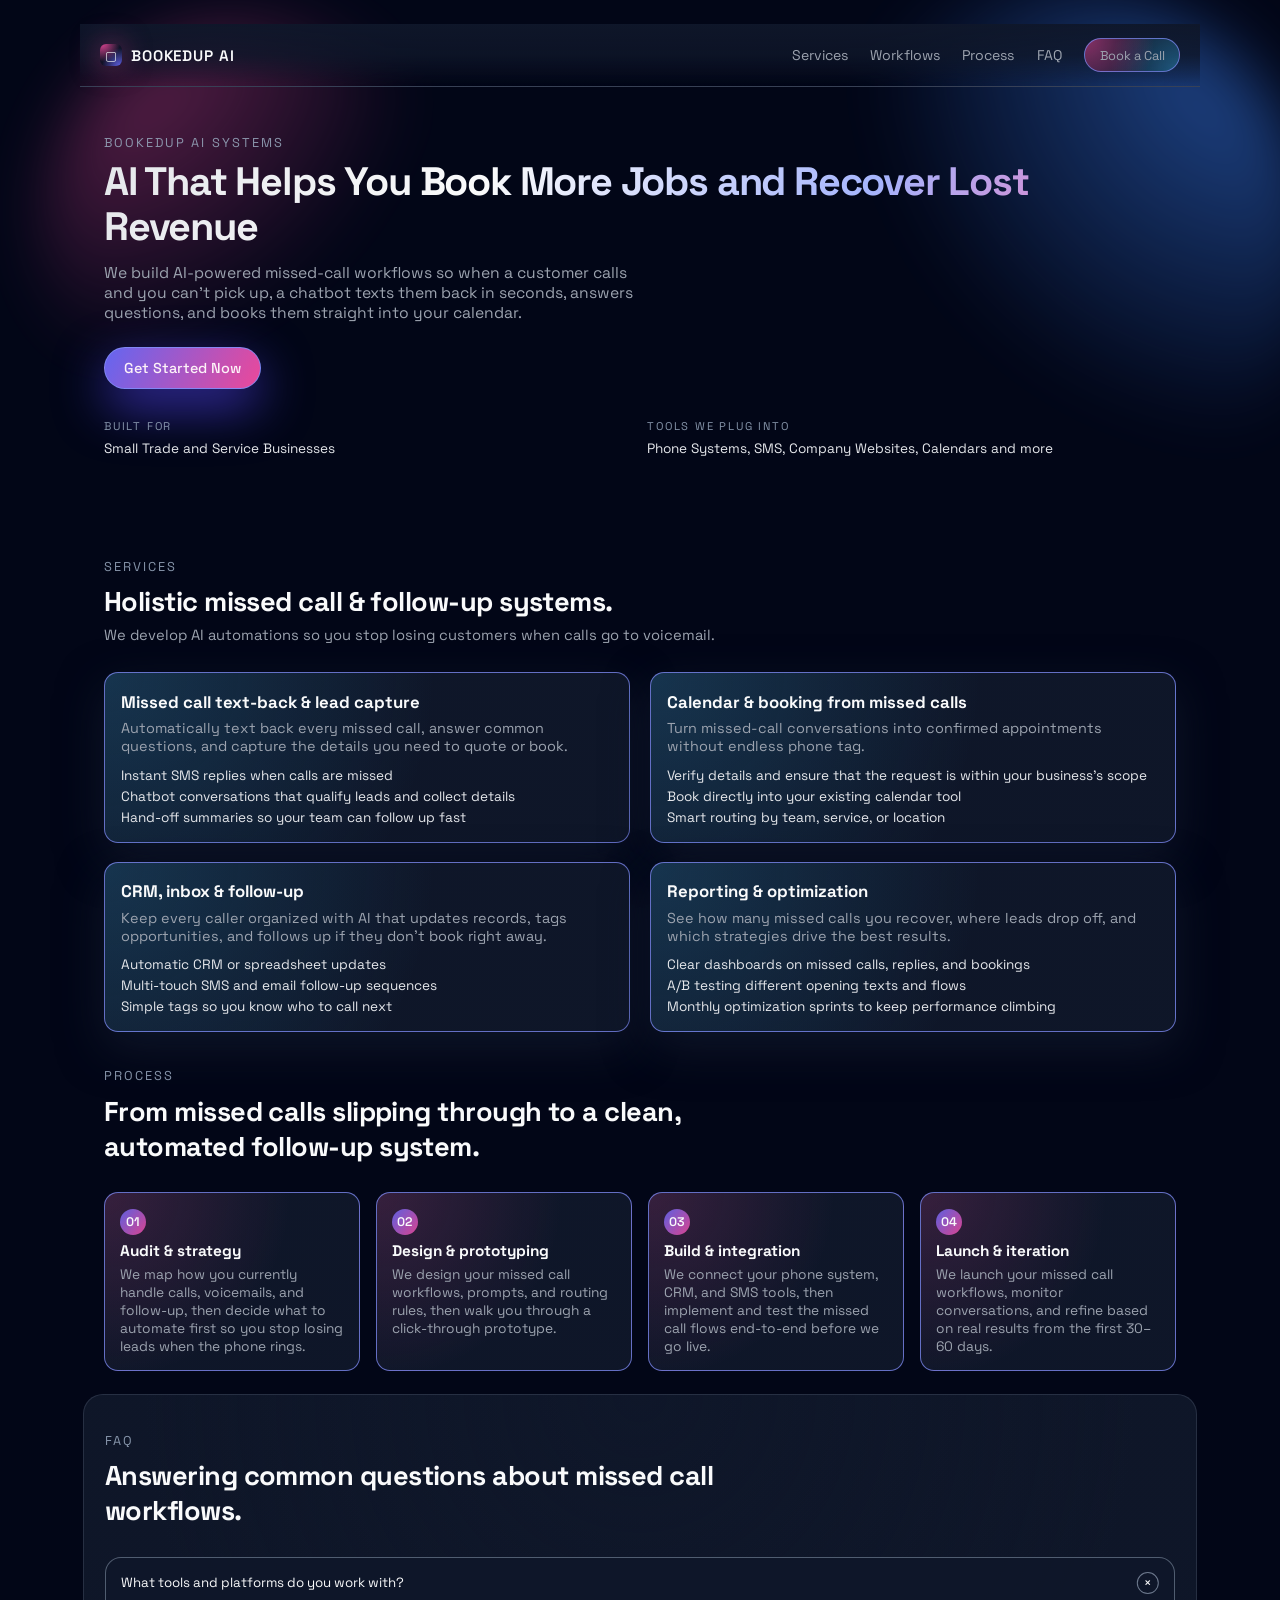
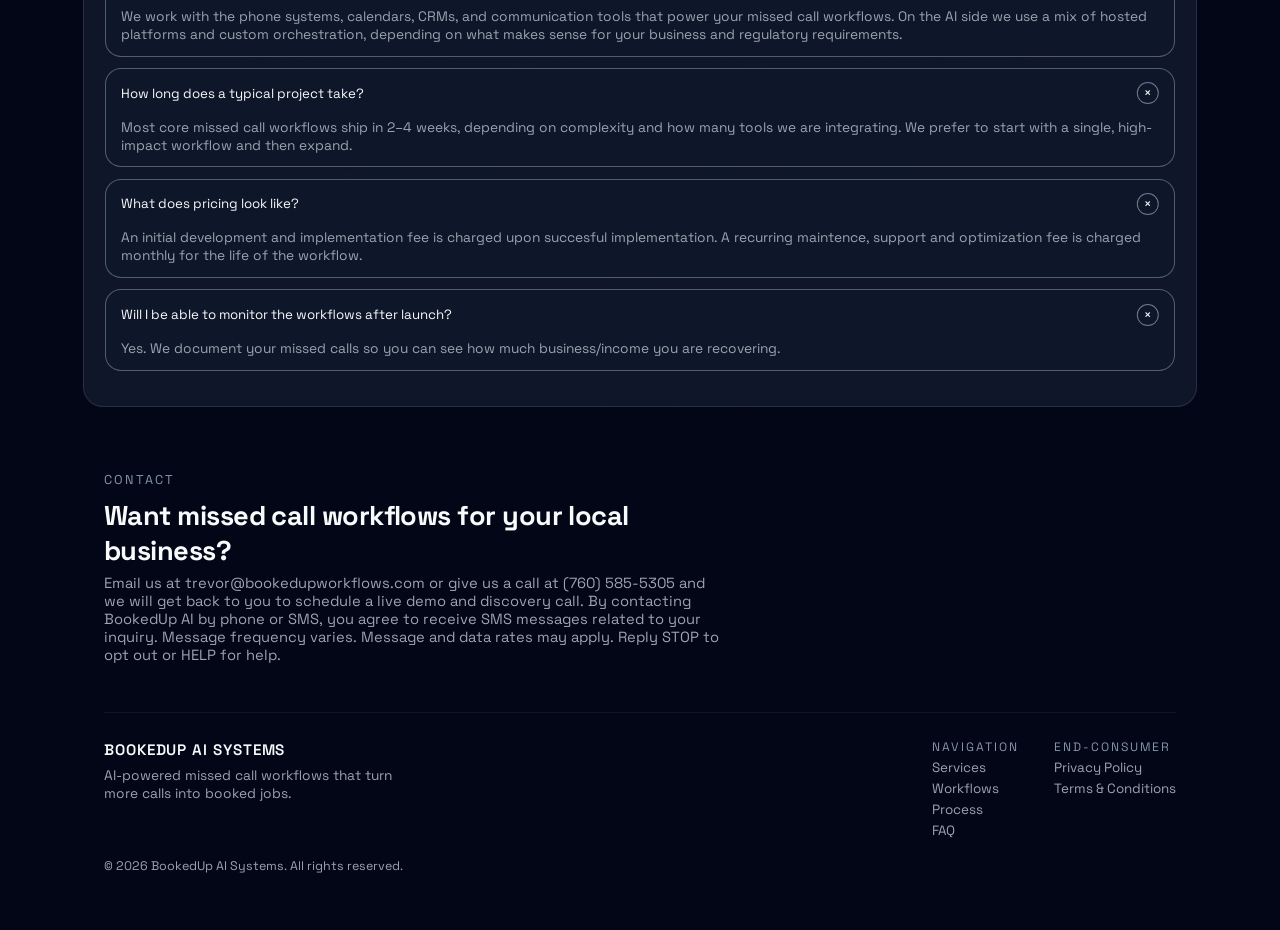
<file: index.html>
<!DOCTYPE html>
<html lang="en">
<head>
  <meta charset="UTF-8">
  <title>BookedUp AI Systems | Missed Call Automations for Small Businesses</title>
  <meta name="viewport" content="width=device-width, initial-scale=1.0">
  <meta name="description" content="BookedUp AI Systems builds missed call automations for small businesses. When you miss a call, an AI chatbot texts back in seconds, answers questions, and books the job so you never lose another lead to voicemail.">
  <link rel="preconnect" href="https://fonts.googleapis.com">
  <link rel="preconnect" href="https://fonts.gstatic.com" crossorigin>
  <link href="https://fonts.googleapis.com/css2?family=Space+Grotesk:wght@400;500;600;700&display=swap" rel="stylesheet">
  <link rel="stylesheet" href="styles.css">
  <script src="script.js" defer></script>
</head>
<body>
  <div class="page">
    <header class="site-header">
      <div class="logo">
        <span class="logo-mark">▢</span>
        <span class="logo-text">BookedUp AI</span>
      </div>
      <nav class="site-nav">
        <a href="#services">Services</a>
        <a href="#workflows">Workflows</a>
        <a href="#process">Process</a>
        <a href="#faq">FAQ</a>
        <a href="#contact" class="nav-cta">Book a Call</a>
      </nav>
    </header>

    <main>
      <section class="hero" id="top">
        <div class="hero-bg-orbit orbit-1"></div>
        <div class="hero-bg-orbit orbit-2"></div>
        <div class="hero-content" data-reveal>
          <p class="eyebrow">BookedUp AI Systems</p>
          <h1>AI That Helps You Book More Jobs and Recover Lost Revenue</h1>
          <p class="hero-subtitle">
            We build AI-powered missed-call workflows so when a customer calls and you can't pick up, a chatbot texts them back in seconds, answers questions, and books them straight into your calendar.
          </p>
          <div class="hero-actions">
            <a href="#contact" class="btn primary">Get Started Now</a>
          </div>
          <div class="hero-meta">
            <div>
              <span class="meta-label">Built for</span>
              <span class="meta-value">Small Trade and Service Businesses</span>
            </div>
            <div>
              <span class="meta-label">Tools we plug into</span>
              <span class="meta-value">Phone Systems, SMS, Company Websites, Calendars and more</span>
            </div>
          </div>
        </div>
      </section>

      <section class="section" id="services">
        <div class="section-heading" data-reveal>
          <p class="eyebrow">Services</p>
          <h2>Holistic missed call & follow-up systems.</h2>
          <p class="section-subtitle">
            We develop AI automations so you stop losing customers when calls go to voicemail.
          </p>
        </div>
        <div class="card-grid">
          <article class="card" data-reveal>
            <h3>Missed call text-back & lead capture</h3>
            <p>
              Automatically text back every missed call, answer common questions, and capture the details you need to quote or book.
            </p>
            <ul class="card-list">
              <li>Instant SMS replies when calls are missed</li>
              <li>Chatbot conversations that qualify leads and collect details</li>
              <li>Hand-off summaries so your team can follow up fast</li>
            </ul>
          </article>
          <article class="card" data-reveal>
            <h3>Calendar & booking from missed calls</h3>
            <p>
              Turn missed-call conversations into confirmed appointments without endless phone tag.
            </p>
            <ul class="card-list">
              <li>Verify details and ensure that the request is within your business's scope</li>
              <li>Book directly into your existing calendar tool</li>
              <li>Smart routing by team, service, or location</li>
            </ul>
          </article>
          <article class="card" data-reveal>
            <h3>CRM, inbox & follow-up</h3>
            <p>
              Keep every caller organized with AI that updates records, tags opportunities, and follows up if they don't book right away.
            </p>
            <ul class="card-list">
              <li>Automatic CRM or spreadsheet updates</li>
              <li>Multi-touch SMS and email follow-up sequences</li>
              <li>Simple tags so you know who to call next</li>
            </ul>
          </article>
          <article class="card" data-reveal>
            <h3>Reporting & optimization</h3>
            <p>
              See how many missed calls you recover, where leads drop off, and which strategies drive the best results.
            </p>
            <ul class="card-list">
              <li>Clear dashboards on missed calls, replies, and bookings</li>
              <li>A/B testing different opening texts and flows</li>
              <li>Monthly optimization sprints to keep performance climbing</li>
            </ul>
          </article>
        </div>
      </section>

      <section class="section" id="process">
        <div class="section-heading" data-reveal>
          <p class="eyebrow">Process</p>
          <h2>From missed calls slipping through to a clean, automated follow-up system.</h2>
        </div>
        <div class="timeline">
          <div class="timeline-step" data-reveal>
            <span class="step-number">01</span>
            <h3>Audit & strategy</h3>
            <p>We map how you currently handle calls, voicemails, and follow-up, then decide what to automate first so you stop losing leads when the phone rings.</p>
          </div>
          <div class="timeline-step" data-reveal>
            <span class="step-number">02</span>
            <h3>Design & prototyping</h3>
            <p>We design your missed call workflows, prompts, and routing rules, then walk you through a click-through prototype.</p>
          </div>
          <div class="timeline-step" data-reveal>
            <span class="step-number">03</span>
            <h3>Build & integration</h3>
            <p>We connect your phone system, CRM, and SMS tools, then implement and test the missed call flows end-to-end before we go live.</p>
          </div>
          <div class="timeline-step" data-reveal>
            <span class="step-number">04</span>
            <h3>Launch & iteration</h3>
            <p>We launch your missed call workflows, monitor conversations, and refine based on real results from the first 30–60 days.</p>
          </div>
        </div>
      </section>

      <section class="section section-alt" id="faq">
        <div class="section-heading" data-reveal>
          <p class="eyebrow">FAQ</p>
          <h2>Answering common questions about missed call workflows.</h2>
        </div>
        <div class="faq-list">
          <div class="faq-item open" data-reveal>
            <button class="faq-question">
              <span>What tools and platforms do you work with?</span>
              <span class="faq-toggle">+</span>
            </button>
            <div class="faq-answer">
              <p>We work with the phone systems, calendars, CRMs, and communication tools that power your missed call workflows. On the AI side we use a mix of hosted platforms and custom orchestration, depending on what makes sense for your business and regulatory requirements.</p>
            </div>
          </div>
          <div class="faq-item open" data-reveal>
            <button class="faq-question">
              <span>How long does a typical project take?</span>
              <span class="faq-toggle">+</span>
            </button>
            <div class="faq-answer">
              <p>Most core missed call workflows ship in 2–4 weeks, depending on complexity and how many tools we are integrating. We prefer to start with a single, high-impact workflow and then expand.</p>
            </div>
          </div>
          <div class="faq-item open" data-reveal>
            <button class="faq-question">
              <span>What does pricing look like?</span>
              <span class="faq-toggle">+</span>
            </button>
            <div class="faq-answer">
              <p>An initial development and implementation fee is charged upon succesful implementation. A recurring maintence, support and optimization fee is charged monthly for the life of the workflow.</p>
            </div>
          </div>
          <div class="faq-item open" data-reveal>
            <button class="faq-question">
              <span>Will I be able to monitor the workflows after launch?</span>
              <span class="faq-toggle">+</span>
            </button>
            <div class="faq-answer">
              <p>Yes. We document your missed calls so you can see how much business/income you are recovering.</p>
            </div>
          </div>
        </div>
      </section>

      <section class="section section-contact" id="contact">
        <div class="section-heading" data-reveal>
          <p class="eyebrow">Contact</p>
          <h2>Want missed call workflows for your local business?</h2>
          <p class="section-subtitle">
            Email us at trevor@bookedupworkflows.com or give us a call at (760) 585-5305 and we will get back to you to schedule a live demo and discovery call.
            
            By contacting BookedUp AI by phone or SMS, you agree to receive SMS messages related to your inquiry. Message frequency varies. Message and data rates may apply. Reply STOP to opt out or HELP for help.
          </p>
        </div>
      </section>
    </main>

    <footer class="site-footer">
      <div class="footer-main">
        <div class="footer-brand">
          <span class="logo-text">BookedUp AI Systems</span>
          <p>AI-powered missed call workflows that turn more calls into booked jobs.</p>
        </div>
        <div class="footer-links">
          <div>
            <p class="footer-label">Navigation</p>
            <a href="#services">Services</a>
            <a href="#workflows">Workflows</a>
            <a href="#process">Process</a>
            <a href="#faq">FAQ</a>
          </div>
          <div>
            <p class="footer-label">End-consumer</p>
            <a href="privacy.html">Privacy Policy</a>
            <a href="terms.html">Terms &amp; Conditions</a>
          </div>
        </div>
      </div>
      <div class="footer-bottom">
        <span>© <span id="year"></span> BookedUp AI Systems. All rights reserved.</span>
      </div>
    </footer>
  </div>
</body>
</html>
</file>
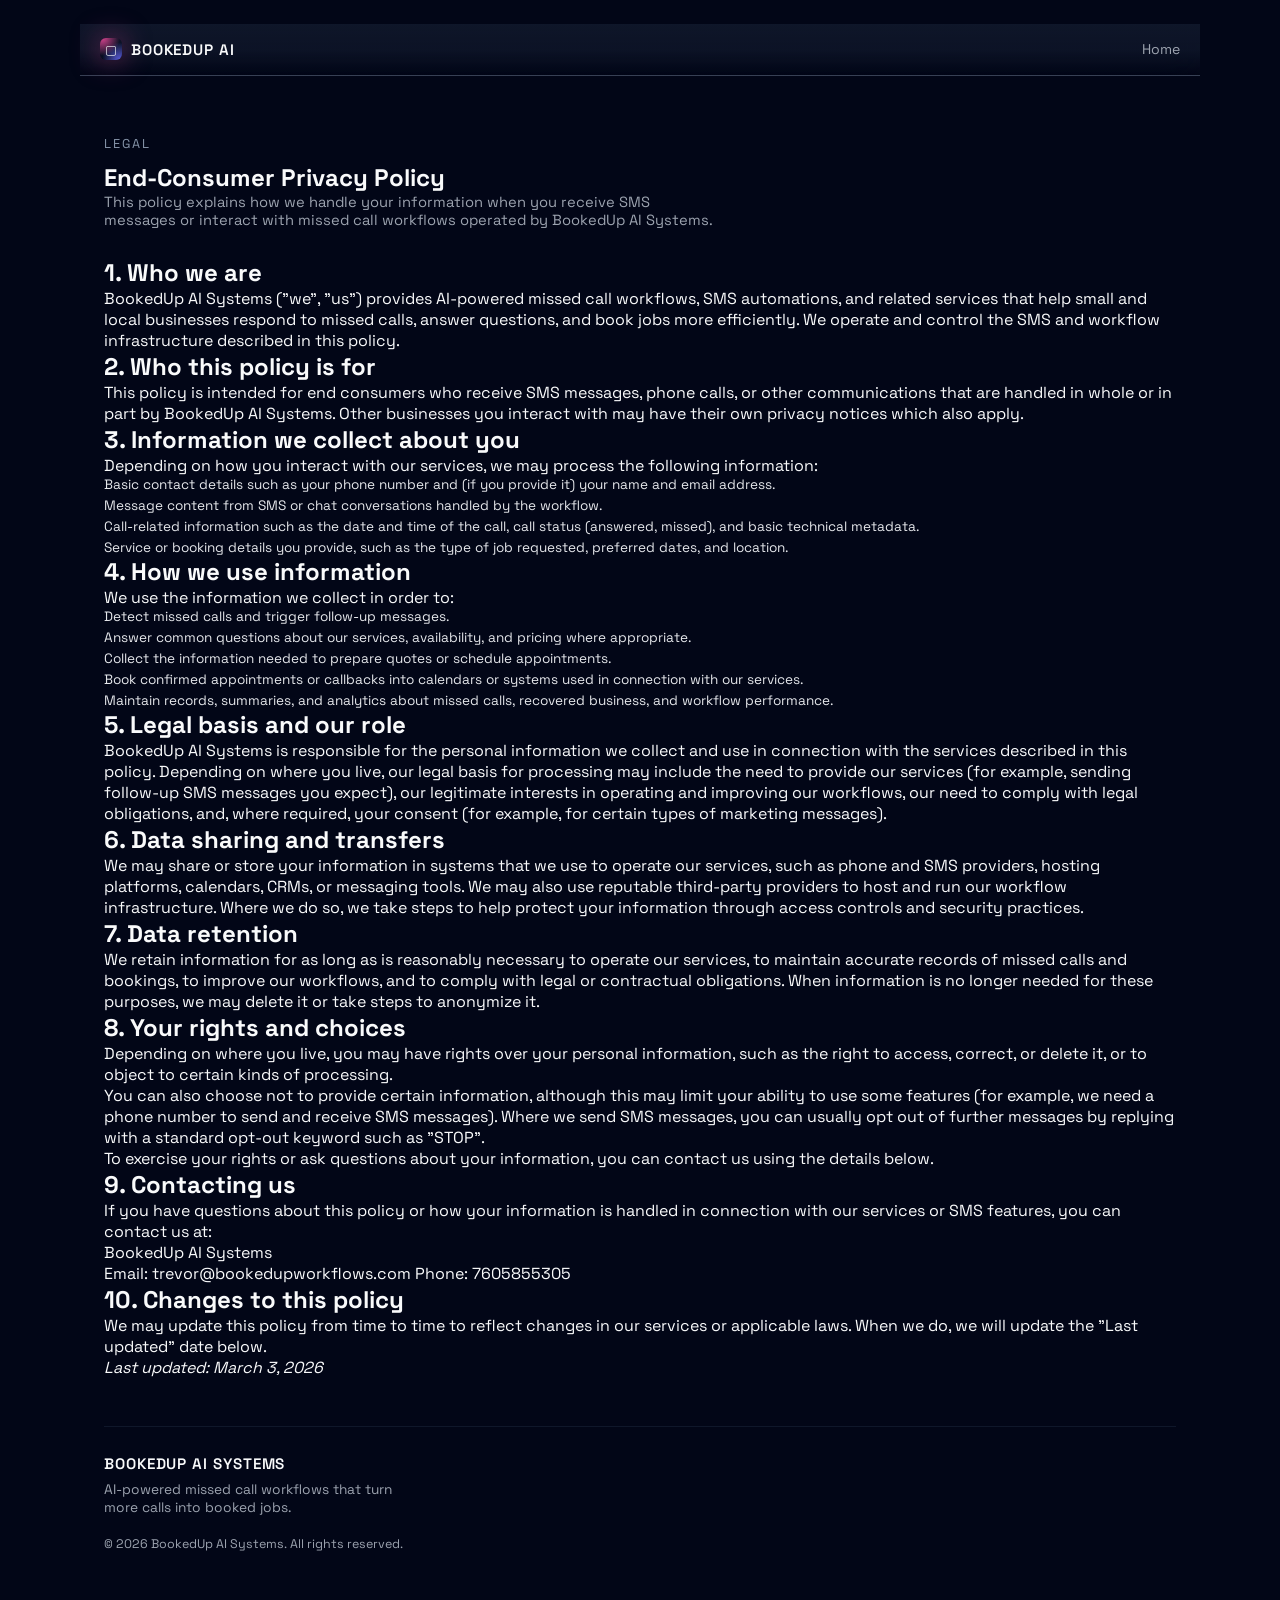
<file: privacy.html>
<!DOCTYPE html>
<html lang="en">
<head>
  <meta charset="UTF-8">
  <title>End-Consumer Privacy Policy | BookedUp AI Systems</title>
  <meta name="viewport" content="width=device-width, initial-scale=1.0">
  <meta name="description" content="End-consumer privacy policy explaining how BookedUp AI Systems handles data when you receive SMS or interact with missed call workflows operated by us.">
  <link rel="preconnect" href="https://fonts.googleapis.com">
  <link rel="preconnect" href="https://fonts.gstatic.com" crossorigin>
  <link href="https://fonts.googleapis.com/css2?family=Space+Grotesk:wght@400;500;600;700&display=swap" rel="stylesheet">
  <link rel="stylesheet" href="styles.css">
  <script src="script.js" defer></script>
</head>
<body>
  <div class="page">
    <header class="site-header">
      <div class="logo">
        <span class="logo-mark">▢</span>
        <span class="logo-text">BookedUp AI</span>
      </div>
      <nav class="site-nav">
        <a href="index.html#top">Home</a>
      </nav>
    </header>

    <main>
      <section class="section" id="privacy">
        <div class="section-heading" data-reveal>
          <p class="eyebrow">Legal</p>
          <h1>End-Consumer Privacy Policy</h1>
          <p class="section-subtitle">
            This policy explains how we handle your information when you receive SMS messages or interact with missed call workflows operated by BookedUp AI Systems.
          </p>
        </div>
        <div data-reveal>
          <h2>1. Who we are</h2>
          <p>
            BookedUp AI Systems ("we", "us") provides AI-powered missed call workflows, SMS automations, and related services that help small and local businesses respond to missed calls, answer questions, and book jobs more efficiently.
            We operate and control the SMS and workflow infrastructure described in this policy.
          </p>

          <h2>2. Who this policy is for</h2>
          <p>
            This policy is intended for end consumers who receive SMS messages, phone calls, or other communications that are handled in whole or in part by BookedUp AI Systems.
            Other businesses you interact with may have their own privacy notices which also apply.
          </p>

          <h2>3. Information we collect about you</h2>
          <p>Depending on how you interact with our services, we may process the following information:</p>
          <ul class="card-list">
            <li>Basic contact details such as your phone number and (if you provide it) your name and email address.</li>
            <li>Message content from SMS or chat conversations handled by the workflow.</li>
            <li>Call-related information such as the date and time of the call, call status (answered, missed), and basic technical metadata.</li>
            <li>Service or booking details you provide, such as the type of job requested, preferred dates, and location.</li>
          </ul>

          <h2>4. How we use information</h2>
          <p>We use the information we collect in order to:</p>
          <ul class="card-list">
            <li>Detect missed calls and trigger follow-up messages.</li>
            <li>Answer common questions about our services, availability, and pricing where appropriate.</li>
            <li>Collect the information needed to prepare quotes or schedule appointments.</li>
            <li>Book confirmed appointments or callbacks into calendars or systems used in connection with our services.</li>
            <li>Maintain records, summaries, and analytics about missed calls, recovered business, and workflow performance.</li>
          </ul>

          <h2>5. Legal basis and our role</h2>
          <p>
            BookedUp AI Systems is responsible for the personal information we collect and use in connection with the services described in this policy.
            Depending on where you live, our legal basis for processing may include the need to provide our services (for example, sending follow-up SMS messages you expect), our legitimate interests in operating and improving our workflows, our need to comply with legal obligations, and, where required, your consent (for example, for certain types of marketing messages).
          </p>

          <h2>6. Data sharing and transfers</h2>
          <p>
            We may share or store your information in systems that we use to operate our services, such as phone and SMS providers, hosting platforms, calendars, CRMs, or messaging tools.
            We may also use reputable third-party providers to host and run our workflow infrastructure. Where we do so, we take steps to help protect your information through access controls and security practices.
          </p>

          <h2>7. Data retention</h2>
          <p>
            We retain information for as long as is reasonably necessary to operate our services, to maintain accurate records of missed calls and bookings, to improve our workflows, and to comply with legal or contractual obligations.
            When information is no longer needed for these purposes, we may delete it or take steps to anonymize it.
          </p>

          <h2>8. Your rights and choices</h2>
          <p>
            Depending on where you live, you may have rights over your personal information, such as the right to access, correct, or delete it, or to object to certain kinds of processing.
          </p>
          <p>
            You can also choose not to provide certain information, although this may limit your ability to use some features (for example, we need a phone number to send and receive SMS messages).
            Where we send SMS messages, you can usually opt out of further messages by replying with a standard opt-out keyword such as "STOP".
          </p>
          <p>
            To exercise your rights or ask questions about your information, you can contact us using the details below.
          </p>

          <h2>9. Contacting us</h2>
          <p>
            If you have questions about this policy or how your information is handled in connection with our services or SMS features, you can contact us at:
          </p>
          <p>
            BookedUp AI Systems<br>
            Email: trevor@bookedupworkflows.com
            Phone: 7605855305
          </p>

          <h2>10. Changes to this policy</h2>
          <p>
            We may update this policy from time to time to reflect changes in our services or applicable laws. When we do, we will update the "Last updated" date below.
          </p>
          <p><em>Last updated: March 3, 2026</em></p>
        </div>
      </section>
    </main>

    <footer class="site-footer">
      <div class="footer-main">
        <div class="footer-brand">
          <span class="logo-text">BookedUp AI Systems</span>
          <p>AI-powered missed call workflows that turn more calls into booked jobs.</p>
        </div>
      </div>
      <div class="footer-bottom">
        <span>© <span id="year"></span> BookedUp AI Systems. All rights reserved.</span>
      </div>
    </footer>
  </div>
</body>
</html>
</file>
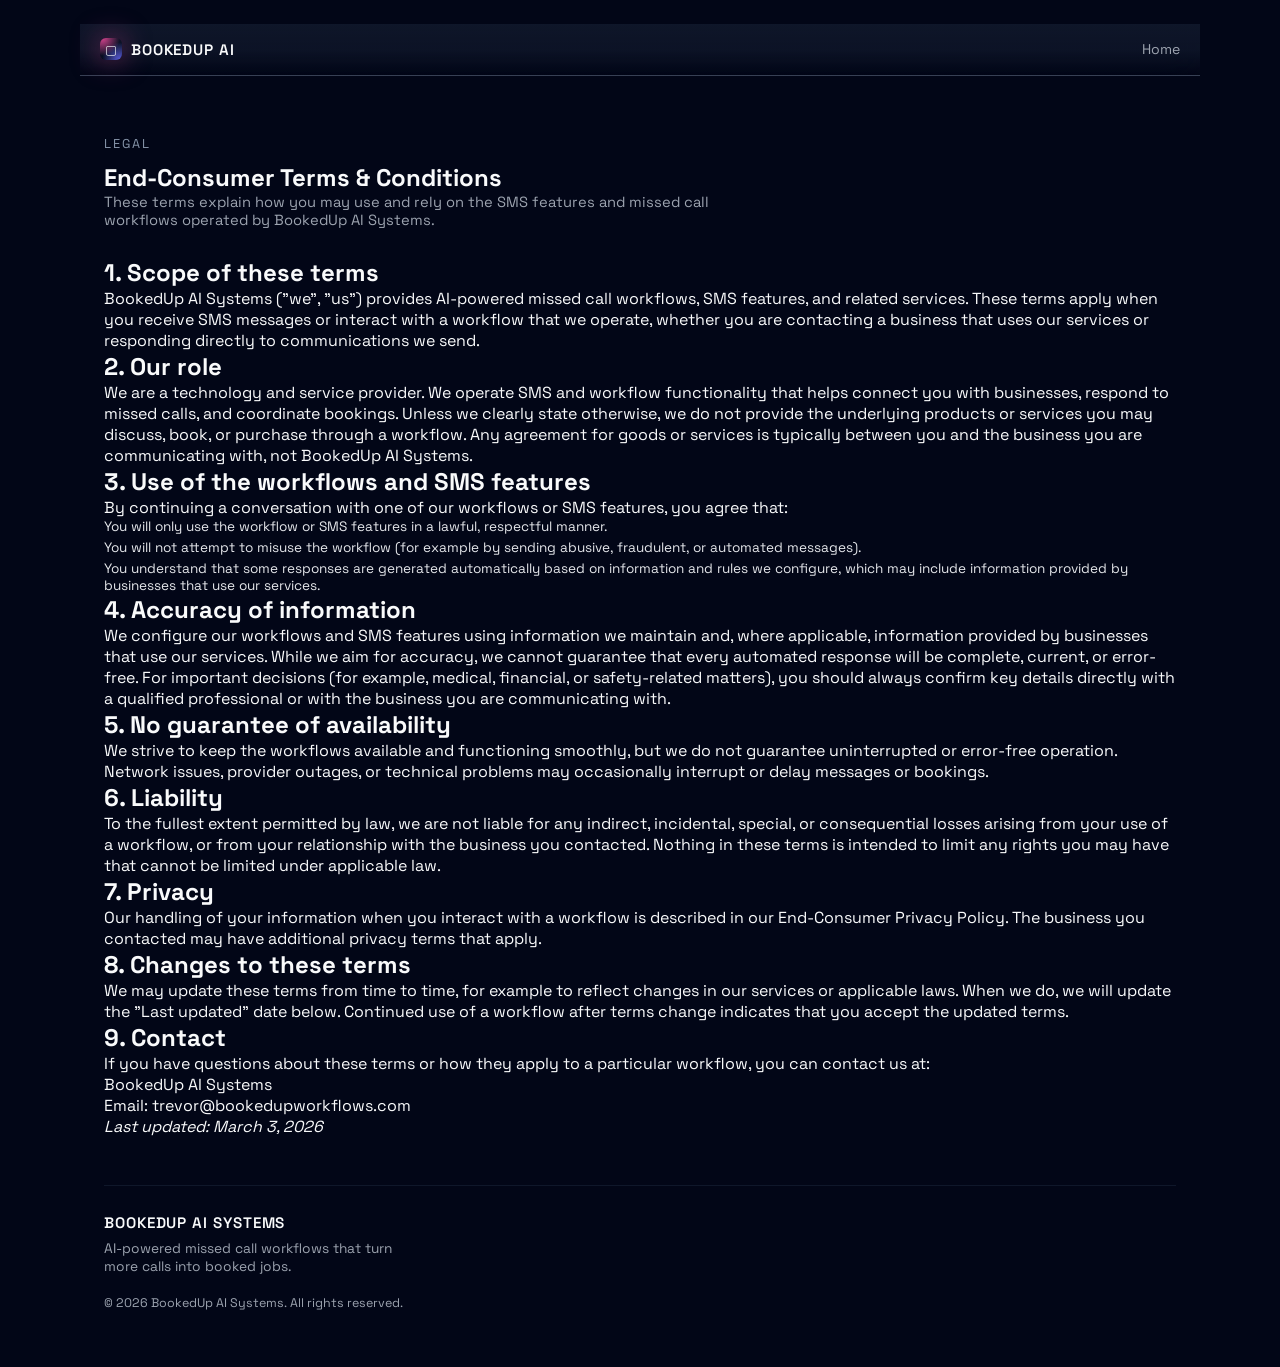
<file: terms.html>
<!DOCTYPE html>
<html lang="en">
<head>
  <meta charset="UTF-8">
  <title>End-Consumer Terms &amp; Conditions | BookedUp AI Systems</title>
  <meta name="viewport" content="width=device-width, initial-scale=1.0">
  <meta name="description" content="End-consumer terms &amp; conditions for interacting with SMS and missed call workflows operated by BookedUp AI Systems.">
  <link rel="preconnect" href="https://fonts.googleapis.com">
  <link rel="preconnect" href="https://fonts.gstatic.com" crossorigin>
  <link href="https://fonts.googleapis.com/css2?family=Space+Grotesk:wght@400;500;600;700&display=swap" rel="stylesheet">
  <link rel="stylesheet" href="styles.css">
  <script src="script.js" defer></script>
</head>
<body>
  <div class="page">
    <header class="site-header">
      <div class="logo">
        <span class="logo-mark">▢</span>
        <span class="logo-text">BookedUp AI</span>
      </div>
      <nav class="site-nav">
        <a href="index.html#top">Home</a>
      </nav>
    </header>

    <main>
      <section class="section" id="terms">
        <div class="section-heading" data-reveal>
          <p class="eyebrow">Legal</p>
          <h1>End-Consumer Terms &amp; Conditions</h1>
          <p class="section-subtitle">
            These terms explain how you may use and rely on the SMS features and missed call workflows operated by BookedUp AI Systems.
          </p>
        </div>
        <div data-reveal>
          <h2>1. Scope of these terms</h2>
          <p>
            BookedUp AI Systems ("we", "us") provides AI-powered missed call workflows, SMS features, and related services.
            These terms apply when you receive SMS messages or interact with a workflow that we operate, whether you are contacting a business that uses our services or responding directly to communications we send.
          </p>

          <h2>2. Our role</h2>
          <p>
            We are a technology and service provider. We operate SMS and workflow functionality that helps connect you with businesses, respond to missed calls, and coordinate bookings.
            Unless we clearly state otherwise, we do not provide the underlying products or services you may discuss, book, or purchase through a workflow.
            Any agreement for goods or services is typically between you and the business you are communicating with, not BookedUp AI Systems.
          </p>

          <h2>3. Use of the workflows and SMS features</h2>
          <p>By continuing a conversation with one of our workflows or SMS features, you agree that:</p>
          <ul class="card-list">
            <li>You will only use the workflow or SMS features in a lawful, respectful manner.</li>
            <li>You will not attempt to misuse the workflow (for example by sending abusive, fraudulent, or automated messages).</li>
            <li>You understand that some responses are generated automatically based on information and rules we configure, which may include information provided by businesses that use our services.</li>
          </ul>

          <h2>4. Accuracy of information</h2>
          <p>
            We configure our workflows and SMS features using information we maintain and, where applicable, information provided by businesses that use our services. While we aim for accuracy, we cannot guarantee that every automated response will be complete, current, or error-free.
            For important decisions (for example, medical, financial, or safety-related matters), you should always confirm key details directly with a qualified professional or with the business you are communicating with.
          </p>

          <h2>5. No guarantee of availability</h2>
          <p>
            We strive to keep the workflows available and functioning smoothly, but we do not guarantee uninterrupted or error-free operation.
            Network issues, provider outages, or technical problems may occasionally interrupt or delay messages or bookings.
          </p>

          <h2>6. Liability</h2>
          <p>
            To the fullest extent permitted by law, we are not liable for any indirect, incidental, special, or consequential losses arising from your use of a workflow, or from your relationship with the business you contacted.
            Nothing in these terms is intended to limit any rights you may have that cannot be limited under applicable law.
          </p>

          <h2>7. Privacy</h2>
          <p>
            Our handling of your information when you interact with a workflow is described in our <a href="privacy.html">End-Consumer Privacy Policy</a>.
            The business you contacted may have additional privacy terms that apply.
          </p>

          <h2>8. Changes to these terms</h2>
          <p>
            We may update these terms from time to time, for example to reflect changes in our services or applicable laws.
            When we do, we will update the "Last updated" date below. Continued use of a workflow after terms change indicates that you accept the updated terms.
          </p>

          <h2>9. Contact</h2>
          <p>
            If you have questions about these terms or how they apply to a particular workflow, you can contact us at:
          </p>
          <p>
            BookedUp AI Systems<br>
            Email: trevor@bookedupworkflows.com 
          </p>

          <p><em>Last updated: March 3, 2026</em></p>
        </div>
      </section>
    </main>

    <footer class="site-footer">
      <div class="footer-main">
        <div class="footer-brand">
          <span class="logo-text">BookedUp AI Systems</span>
          <p>AI-powered missed call workflows that turn more calls into booked jobs.</p>
        </div>
      </div>
      <div class="footer-bottom">
        <span>© <span id="year"></span> BookedUp AI Systems. All rights reserved.</span>
      </div>
    </footer>
  </div>
</body>
</html>
</file>
<file: styles.css>
:root {
  --bg: #050509;
  --bg-elevated: #0c0c16;
  --bg-alt: #0b1020;
  --border-subtle: rgba(148, 163, 184, 0.3);
  --border-soft: rgba(148, 163, 184, 0.18);
  --text: #f9fafb;
  --text-muted: #9ca3af;
  --accent-1: #6366f1;
  --accent-2: #ec4899;
  --accent-3: #22c55e;
  --radius-lg: 20px;
  --radius-md: 14px;
  --radius-pill: 999px;
  --shadow-soft: 0 22px 55px rgba(15, 23, 42, 0.85);
}

* {
  box-sizing: border-box;
  margin: 0;
  padding: 0;
}

html,
body {
  height: 100%;
}

body {
  font-family: "Space Grotesk", system-ui, -apple-system, BlinkMacSystemFont, "Segoe UI", sans-serif;
  background: radial-gradient(circle at top, #020617 0, #020617 35%, #020617 40%, #020617 100%),
    radial-gradient(circle at 10% -10%, rgba(99, 102, 241, 0.5), transparent 55%),
    radial-gradient(circle at 90% -10%, rgba(236, 72, 153, 0.4), transparent 55%),
    #020617;
  color: var(--text);
  -webkit-font-smoothing: antialiased;
  scroll-behavior: smooth;
}

a {
  color: inherit;
  text-decoration: none;
}

img {
  max-width: 100%;
  display: block;
}

button,
input,
textarea {
  font-family: inherit;
}

.page {
  max-width: 1120px;
  margin: 0 auto;
  padding: 1.5rem 1.5rem 3.5rem;
  position: relative;
}

.site-header {
  position: sticky;
  top: 0;
  z-index: 40;
  display: flex;
  align-items: center;
  justify-content: space-between;
  padding: 0.9rem 1.25rem;
  margin: 0 -1.5rem 1.5rem;
  background: linear-gradient(to bottom, rgba(15, 23, 42, 0.96), rgba(15, 23, 42, 0.8), transparent);
  backdrop-filter: blur(18px);
  border-bottom: 1px solid rgba(148, 163, 184, 0.3);
}

.logo {
  display: inline-flex;
  align-items: center;
  gap: 0.55rem;
}

.logo-mark {
  width: 22px;
  height: 22px;
  border-radius: 6px;
  display: inline-flex;
  align-items: center;
  justify-content: center;
  background: radial-gradient(circle at 10% 0, rgba(236, 72, 153, 0.9), transparent 60%),
    radial-gradient(circle at 90% 100%, rgba(99, 102, 241, 0.9), transparent 60%);
  box-shadow: 0 0 28px rgba(236, 72, 153, 0.5);
  color: #e5e7eb;
  font-size: 0.8rem;
}

.logo-text {
  font-weight: 600;
  letter-spacing: 0.06em;
  font-size: 0.95rem;
  text-transform: uppercase;
}

.logo-text span:last-child {
  margin-left: 0.25rem;
  padding: 0.1rem 0.45rem;
  border-radius: 999px;
  background: linear-gradient(90deg, rgba(99, 102, 241, 0.2), rgba(236, 72, 153, 0.25));
  border: 1px solid rgba(129, 140, 248, 0.4);
  font-size: 0.75rem;
}

.site-nav {
  display: flex;
  align-items: center;
  gap: 1.4rem;
  font-size: 0.88rem;
}

.site-nav a {
  position: relative;
  color: var(--text-muted);
  transition: color 0.18s ease;
}

.site-nav a::after {
  content: "";
  position: absolute;
  inset-inline: 0;
  bottom: -0.35rem;
  height: 1px;
  transform: scaleX(0);
  transform-origin: center;
  background: linear-gradient(90deg, var(--accent-1), var(--accent-2));
  transition: transform 0.18s ease;
}

.site-nav a:hover {
  color: var(--text);
}

.site-nav a:hover::after {
  transform: scaleX(1);
}

.nav-cta {
  padding: 0.45rem 0.9rem;
  border-radius: 999px;
  border: 1px solid rgba(129, 140, 248, 0.7);
  background: radial-gradient(circle at 0 0, rgba(236, 72, 153, 0.55), transparent 70%),
    radial-gradient(circle at 100% 100%, rgba(56, 189, 248, 0.4), transparent 70%),
    rgba(15, 23, 42, 0.8);
  color: #f9fafb;
  font-size: 0.8rem;
}

.hero {
  position: relative;
  display: grid;
  grid-template-columns: minmax(0, 1fr);
  gap: 2.4rem;
  padding: 1.4rem 1.25rem 2.5rem;
  margin: 0 -1.25rem 1.5rem;
}

.hero-bg-orbit {
  position: absolute;
  border-radius: 999px;
  filter: blur(32px);
  opacity: 0.8;
  z-index: -1;
}

.orbit-1 {
  width: 420px;
  height: 420px;
  top: -90px;
  left: -40px;
  background: radial-gradient(circle at 10% 0, rgba(236, 72, 153, 0.6), transparent 60%);
}

.orbit-2 {
  width: 520px;
  height: 520px;
  top: -120px;
  right: -120px;
  background: radial-gradient(circle at 90% 10%, rgba(59, 130, 246, 0.7), transparent 60%);
}

.hero-content {
  align-self: center;
  max-width: 100%;
}

.eyebrow {
  font-size: 0.8rem;
  text-transform: uppercase;
  letter-spacing: 0.16em;
  color: rgba(148, 163, 184, 0.9);
  margin-bottom: 0.6rem;
}

.hero h1 {
  font-size: clamp(2.35rem, 3.1vw, 3.1rem);
  line-height: 1.12;
  margin-bottom: 0.9rem;
  letter-spacing: -0.03em;
  background: linear-gradient(120deg, #e5e7eb, #f9fafb 35%, #a5b4fc 70%, #f472b6 100%);
  -webkit-background-clip: text;
  background-clip: text;
  color: transparent;
}

.hero-subtitle {
  font-size: 0.98rem;
  color: var(--text-muted);
  max-width: 34rem;
}

.hero-actions {
  display: flex;
  flex-wrap: wrap;
  gap: 0.9rem;
  margin: 1.45rem 0 1.3rem;
}

.btn {
  display: inline-flex;
  align-items: center;
  justify-content: center;
  padding: 0.7rem 1.2rem;
  border-radius: var(--radius-pill);
  border: 1px solid transparent;
  font-size: 0.9rem;
  font-weight: 500;
  cursor: pointer;
  transition: transform 0.12s ease, box-shadow 0.12s ease, background 0.18s ease, border-color 0.18s ease, color 0.18s ease;
}

.btn.primary {
  background: linear-gradient(120deg, var(--accent-1), var(--accent-2));
  border-color: rgba(129, 140, 248, 0.9);
  box-shadow: 0 18px 50px rgba(67, 56, 202, 0.8);
  color: #fdf2f8;
}

.btn.ghost {
  background: linear-gradient(120deg, rgba(15, 23, 42, 0.95), rgba(15, 23, 42, 0.9));
  border-color: rgba(148, 163, 184, 0.45);
  color: #e5e7eb;
}

.btn.full-width {
  width: 100%;
}

.btn:hover {
  transform: translateY(-1px) scale(1.01);
  box-shadow: 0 20px 55px rgba(15, 23, 42, 0.95);
}

.hero-meta {
  display: grid;
  grid-template-columns: repeat(2, minmax(0, 1fr));
  gap: 0.9rem;
  padding-top: 0.6rem;
}

.meta-label {
  display: block;
  font-size: 0.7rem;
  color: rgba(148, 163, 184, 0.9);
  text-transform: uppercase;
  letter-spacing: 0.16em;
  margin-bottom: 0.25rem;
}

.meta-value {
  font-size: 0.85rem;
  color: #e5e7eb;
}

.hero-panel {
  align-self: stretch;
  display: flex;
}

.panel-card {
  border-radius: var(--radius-lg);
  border: 1px solid var(--border-subtle);
  background: radial-gradient(circle at 0 0, rgba(99, 102, 241, 0.16), transparent 60%),
    radial-gradient(circle at 100% 100%, rgba(236, 72, 153, 0.16), transparent 60%),
    rgba(15, 23, 42, 0.98);
  box-shadow: var(--shadow-soft);
  padding: 1.1rem 1rem 1rem;
  width: 100%;
  display: flex;
  flex-direction: column;
  gap: 0.8rem;
}

.panel-header {
  display: flex;
  align-items: center;
  justify-content: space-between;
  gap: 0.8rem;
  font-size: 0.78rem;
  color: var(--text-muted);
}

.status-dot {
  width: 9px;
  height: 9px;
  border-radius: 999px;
  background: radial-gradient(circle at 30% 0, #a3e635, #22c55e);
  box-shadow: 0 0 14px rgba(22, 163, 74, 0.9);
}

.status-pill {
  padding: 0.2rem 0.7rem;
  border-radius: 999px;
  border: 1px solid rgba(148, 163, 184, 0.55);
  background: rgba(15, 23, 42, 0.9);
  color: #e5e7eb;
}

.panel-body {
  padding: 0.85rem 0.65rem 0.75rem;
  border-radius: var(--radius-md);
  border: 1px solid rgba(148, 163, 184, 0.35);
  background: radial-gradient(circle at 10% 0, rgba(30, 64, 175, 0.5), transparent 60%),
    linear-gradient(135deg, rgba(15, 23, 42, 0.96), rgba(15, 23, 42, 0.93));
}

.flow-step {
  padding: 0.45rem 0.5rem;
  border-radius: 0.85rem;
  background: rgba(15, 23, 42, 0.9);
  border: 1px solid rgba(148, 163, 184, 0.35);
}

.flow-label {
  display: block;
  font-size: 0.8rem;
  font-weight: 500;
}

.flow-desc {
  font-size: 0.78rem;
  color: var(--text-muted);
}

.flow-arrow {
  height: 18px;
  border-left: 1px dashed rgba(148, 163, 184, 0.6);
  margin: 0.2rem 0.9rem;
}

.panel-footer {
  display: grid;
  grid-template-columns: repeat(3, minmax(0, 1fr));
  gap: 0.6rem;
  padding-top: 0.3rem;
}

.metric-value {
  display: block;
  font-size: 0.95rem;
  font-weight: 600;
}

.metric-label {
  font-size: 0.72rem;
  color: var(--text-muted);
}

.section {
  padding: 2.2rem 0 0;
}

.section-alt {
  margin-top: 1.4rem;
  padding: 2.3rem 1.3rem 2.2rem;
  margin-inline: -1.3rem;
  border-radius: var(--radius-lg);
  border: 1px solid var(--border-soft);
  background: radial-gradient(circle at top, rgba(15, 23, 42, 0.6), transparent 60%),
    linear-gradient(120deg, rgba(15, 23, 42, 0.96), rgba(15, 23, 42, 0.96));
}

.section-heading {
  max-width: 620px;
  margin-bottom: 1.8rem;
}

.section-heading h2 {
  font-size: 1.7rem;
  margin-bottom: 0.4rem;
  letter-spacing: -0.02em;
}

.section-subtitle {
  font-size: 0.92rem;
  color: var(--text-muted);
}

.card-grid {
  display: grid;
  grid-template-columns: repeat(2, minmax(0, 1fr));
  gap: 1.2rem;
}

.card {
  padding: 1.1rem 1rem 1rem;
  border-radius: var(--radius-md);
  border: 1px solid var(--border-soft);
  background: radial-gradient(circle at 0 0, rgba(56, 189, 248, 0.18), transparent 60%),
    linear-gradient(145deg, rgba(15, 23, 42, 0.98), rgba(15, 23, 42, 0.96));
  box-shadow: 0 16px 45px rgba(15, 23, 42, 0.9);
}

.card h3 {
  font-size: 1.05rem;
  margin-bottom: 0.4rem;
}

.card p {
  font-size: 0.9rem;
  color: var(--text-muted);
  margin-bottom: 0.7rem;
}

.card-list {
  list-style: none;
  font-size: 0.85rem;
  color: #e5e7eb;
}

.card-list li + li {
  margin-top: 0.25rem;
}

.workflow-grid {
  display: grid;
  grid-template-columns: repeat(3, minmax(0, 1fr));
  gap: 1.2rem;
}

.workflow {
  padding: 1rem 0.95rem 0.95rem;
  border-radius: var(--radius-md);
  border: 1px solid var(--border-soft);
  background: linear-gradient(140deg, rgba(15, 23, 42, 0.98), rgba(15, 23, 42, 0.96));
}

.workflow h3 {
  font-size: 1rem;
  margin-bottom: 0.3rem;
}

.workflow-tagline {
  font-size: 0.8rem;
  color: var(--text-muted);
  margin-bottom: 0.6rem;
}

.workflow-steps {
  list-style: none;
  font-size: 0.85rem;
  color: #e5e7eb;
}

.workflow-steps li + li {
  margin-top: 0.35rem;
}

.timeline {
  display: grid;
  grid-template-columns: repeat(4, minmax(0, 1fr));
  gap: 1rem;
}

.timeline-step {
  padding: 1rem 0.95rem 0.95rem;
  border-radius: var(--radius-md);
  border: 1px solid var(--border-soft);
  background: radial-gradient(circle at 0 0, rgba(236, 72, 153, 0.18), transparent 60%),
    linear-gradient(140deg, rgba(15, 23, 42, 0.98), rgba(15, 23, 42, 0.96));
}

.step-number {
  display: inline-flex;
  align-items: center;
  justify-content: center;
  width: 1.6rem;
  height: 1.6rem;
  border-radius: 999px;
  background: linear-gradient(130deg, rgba(99, 102, 241, 0.9), rgba(236, 72, 153, 0.9));
  font-size: 0.78rem;
  font-weight: 600;
  margin-bottom: 0.4rem;
}

.timeline-step h3 {
  font-size: 0.96rem;
  margin-bottom: 0.3rem;
}

.timeline-step p {
  font-size: 0.86rem;
  color: var(--text-muted);
}

.faq-list {
  display: flex;
  flex-direction: column;
  gap: 0.7rem;
}

.faq-item {
  border-radius: 1rem;
  border: 1px solid rgba(148, 163, 184, 0.5);
  background: rgba(15, 23, 42, 0.9);
  overflow: hidden;
}

.faq-question {
  width: 100%;
  padding: 0.85rem 0.95rem;
  background: transparent;
  border: none;
  display: flex;
  align-items: center;
  justify-content: space-between;
  gap: 0.6rem;
  color: inherit;
  cursor: pointer;
}

.faq-toggle {
  display: inline-flex;
  align-items: center;
  justify-content: center;
  width: 1.35rem;
  height: 1.35rem;
  border-radius: 999px;
  border: 1px solid rgba(148, 163, 184, 0.7);
  font-size: 0.9rem;
}

.faq-answer {
  padding: 0 0.95rem 0.8rem;
  font-size: 0.86rem;
  color: var(--text-muted);
  max-height: 0;
  overflow: hidden;
  transition: max-height 0.28s ease;
}

.faq-item.open .faq-answer {
  max-height: 240px;
}

.faq-item.open .faq-toggle {
  transform: rotate(45deg);
}

.section-contact {
  margin-top: 1.8rem;
}

.contact-layout {
  display: grid;
  grid-template-columns: minmax(0, 1.3fr) minmax(0, 1fr);
  gap: 1.2rem;
}

.contact-form {
  padding: 1.05rem 1rem 1.1rem;
  border-radius: var(--radius-md);
  border: 1px solid var(--border-soft);
  background: linear-gradient(135deg, rgba(15, 23, 42, 0.98), rgba(15, 23, 42, 0.96));
  box-shadow: 0 18px 50px rgba(15, 23, 42, 0.9);
}

.field-row {
  display: flex;
  gap: 0.8rem;
}

.field {
  flex: 1;
  margin-bottom: 0.8rem;
}

.field label {
  display: block;
  font-size: 0.78rem;
  color: rgba(148, 163, 184, 0.95);
  margin-bottom: 0.25rem;
}

.field input,
.field textarea {
  width: 100%;
  padding: 0.55rem 0.7rem;
  border-radius: 0.7rem;
  border: 1px solid rgba(31, 41, 55, 0.9);
  background: rgba(15, 23, 42, 0.9);
  color: var(--text);
  font-size: 0.86rem;
  outline: none;
}

.field input:focus,
.field textarea:focus {
  border-color: rgba(129, 140, 248, 0.9);
  box-shadow: 0 0 0 1px rgba(129, 140, 248, 0.8);
}

.field textarea {
  resize: vertical;
  min-height: 120px;
}

.contact-aside {
  display: flex;
  flex-direction: column;
  gap: 0.9rem;
}

.contact-meta {
  padding: 0.9rem 0.9rem 0.9rem;
  border-radius: var(--radius-md);
  border: 1px solid var(--border-soft);
  background: linear-gradient(135deg, rgba(15, 23, 42, 0.97), rgba(15, 23, 42, 0.96));
}

.contact-meta.secondary {
  background: linear-gradient(135deg, rgba(15, 23, 42, 0.97), rgba(17, 24, 39, 0.98));
}

.contact-meta h3 {
  font-size: 0.98rem;
  margin-bottom: 0.4rem;
}

.contact-meta p {
  font-size: 0.86rem;
  color: var(--text-muted);
  margin-bottom: 0.6rem;
}

.contact-list {
  list-style: none;
  font-size: 0.86rem;
  color: #e5e7eb;
}

.contact-list li + li {
  margin-top: 0.25rem;
}

.site-footer {
  margin-top: 3rem;
  border-top: 1px solid rgba(15, 23, 42, 1);
  padding-top: 1.6rem;
}

.footer-main {
  display: flex;
  justify-content: space-between;
  gap: 1.8rem;
  margin-bottom: 1.2rem;
}

.footer-brand {
  max-width: 320px;
}

.footer-brand p {
  margin-top: 0.4rem;
  font-size: 0.86rem;
  color: var(--text-muted);
}

.footer-links {
  display: flex;
  gap: 2.2rem;
  font-size: 0.84rem;
}

.footer-links a {
  display: block;
  margin-top: 0.25rem;
  color: var(--text-muted);
}

.footer-label {
  font-size: 0.76rem;
  text-transform: uppercase;
  letter-spacing: 0.16em;
  color: rgba(148, 163, 184, 0.9);
}

.footer-bottom {
  font-size: 0.78rem;
  color: var(--text-muted);
}

[data-reveal] {
  opacity: 0;
  transform: translateY(24px);
  transition: opacity 0.7s ease, transform 0.7s ease, box-shadow 0.25s ease, border-color 0.25s ease;
}

[data-reveal].visible {
  opacity: 1;
  transform: translateY(0);
}

.card.visible,
.workflow.visible,
.timeline-step.visible,
.panel-card.visible,
.contact-form.visible,
.contact-meta.visible {
  border-color: rgba(129, 140, 248, 0.75);
}

:focus-visible {
  outline: 2px solid rgba(129, 140, 248, 0.9);
  outline-offset: 2px;
}

@media (max-width: 960px) {
  .site-header {
    gap: 0.9rem;
  }

  .site-nav {
    gap: 1rem;
    font-size: 0.8rem;
  }

  .hero {
    grid-template-columns: minmax(0, 1fr);
    margin-top: 0.3rem;
  }

  .hero-panel {
    order: -1;
  }

  .panel-card {
    max-width: 420px;
    margin-inline: auto;
  }

  .workflow-grid {
    grid-template-columns: repeat(2, minmax(0, 1fr));
  }

  .timeline {
    grid-template-columns: repeat(2, minmax(0, 1fr));
  }

  .contact-layout {
    grid-template-columns: minmax(0, 1.2fr) minmax(0, 1fr);
  }
}

@media (max-width: 720px) {
  .page {
    padding-inline: 1.1rem;
  }

  .site-header {
    padding-inline: 1.1rem;
  }

  .site-nav {
    display: none;
  }

  .hero {
    padding-inline: 0.3rem;
    margin-inline: -0.3rem;
  }

  .hero-meta {
    grid-template-columns: minmax(0, 1fr);
  }

  .section-alt {
    margin-inline: -1.1rem;
  }

  .card-grid {
    grid-template-columns: minmax(0, 1fr);
  }

  .workflow-grid {
    grid-template-columns: minmax(0, 1fr);
  }

  .timeline {
    grid-template-columns: minmax(0, 1fr);
  }

  .contact-layout {
    grid-template-columns: minmax(0, 1fr);
  }

  .field-row {
    flex-direction: column;
  }

  .footer-main {
    flex-direction: column;
  }

  .footer-links {
    gap: 1.8rem;
  }
}
</file>
